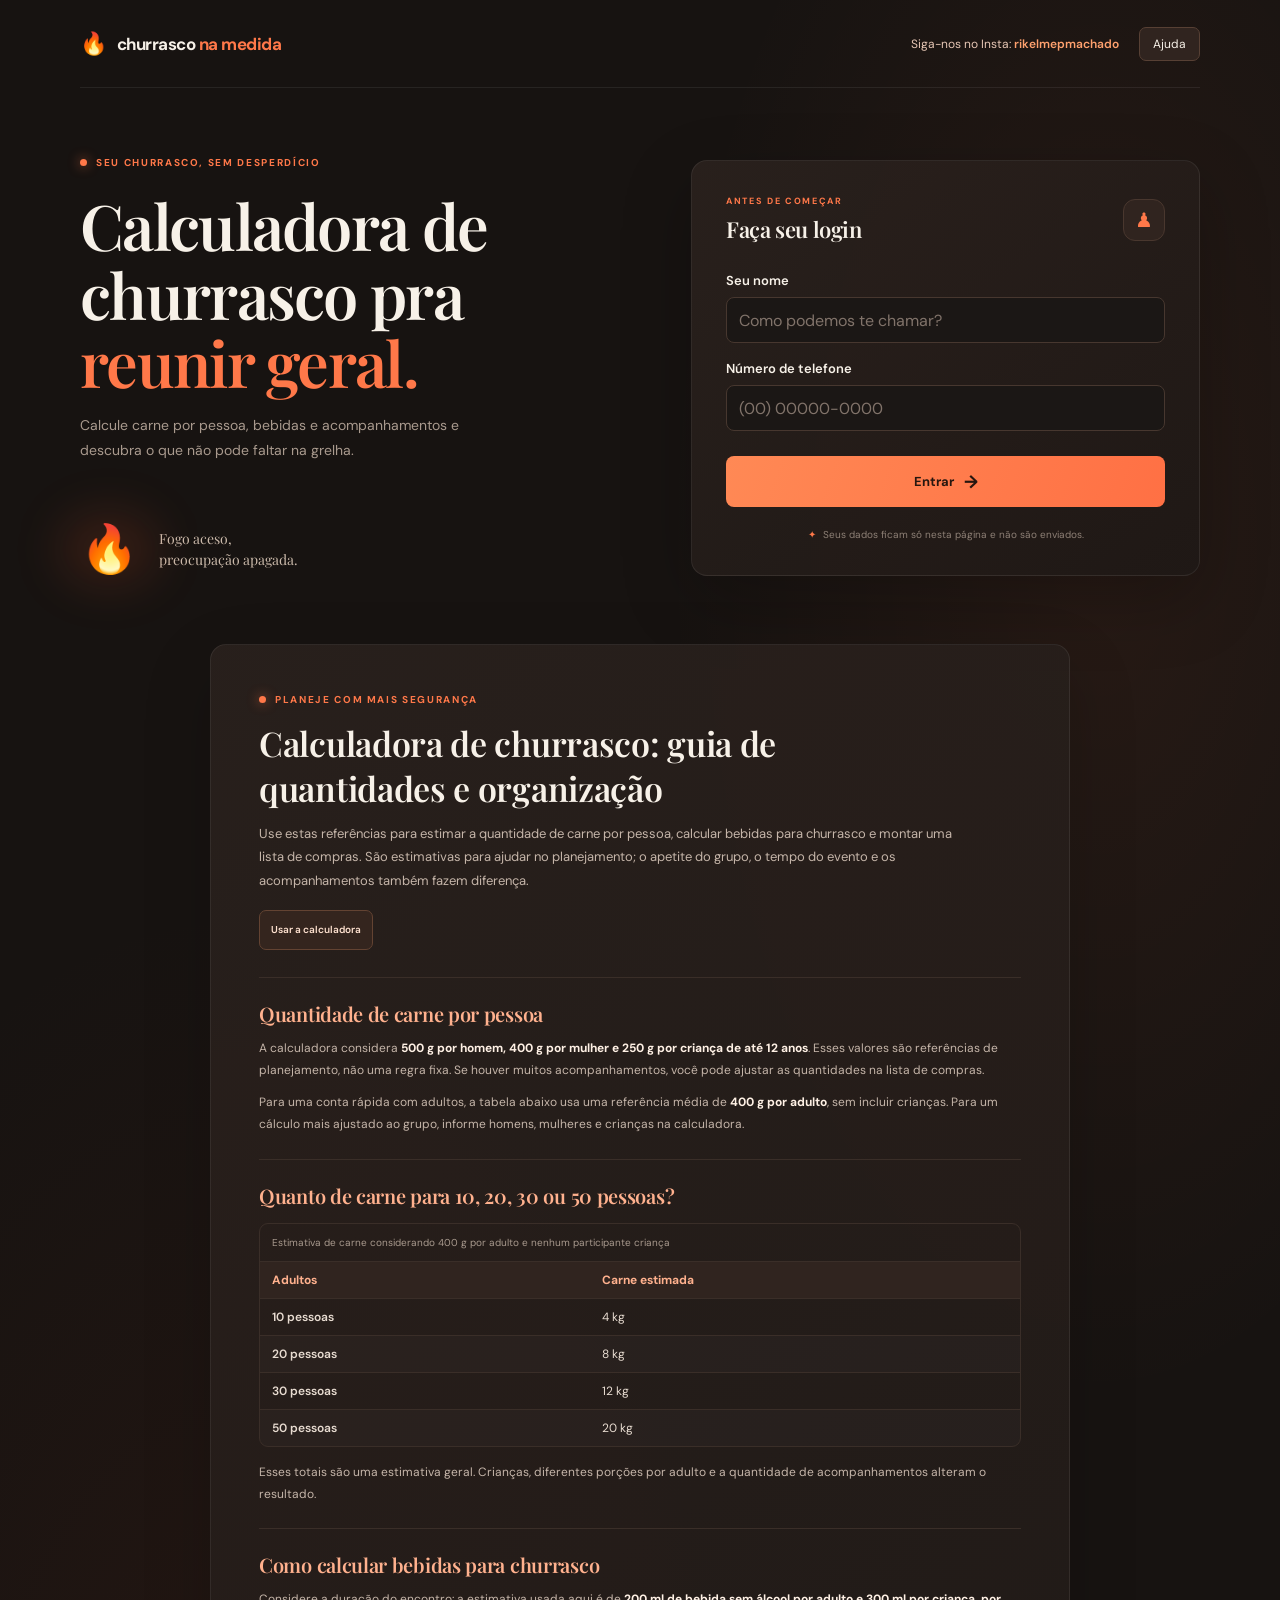
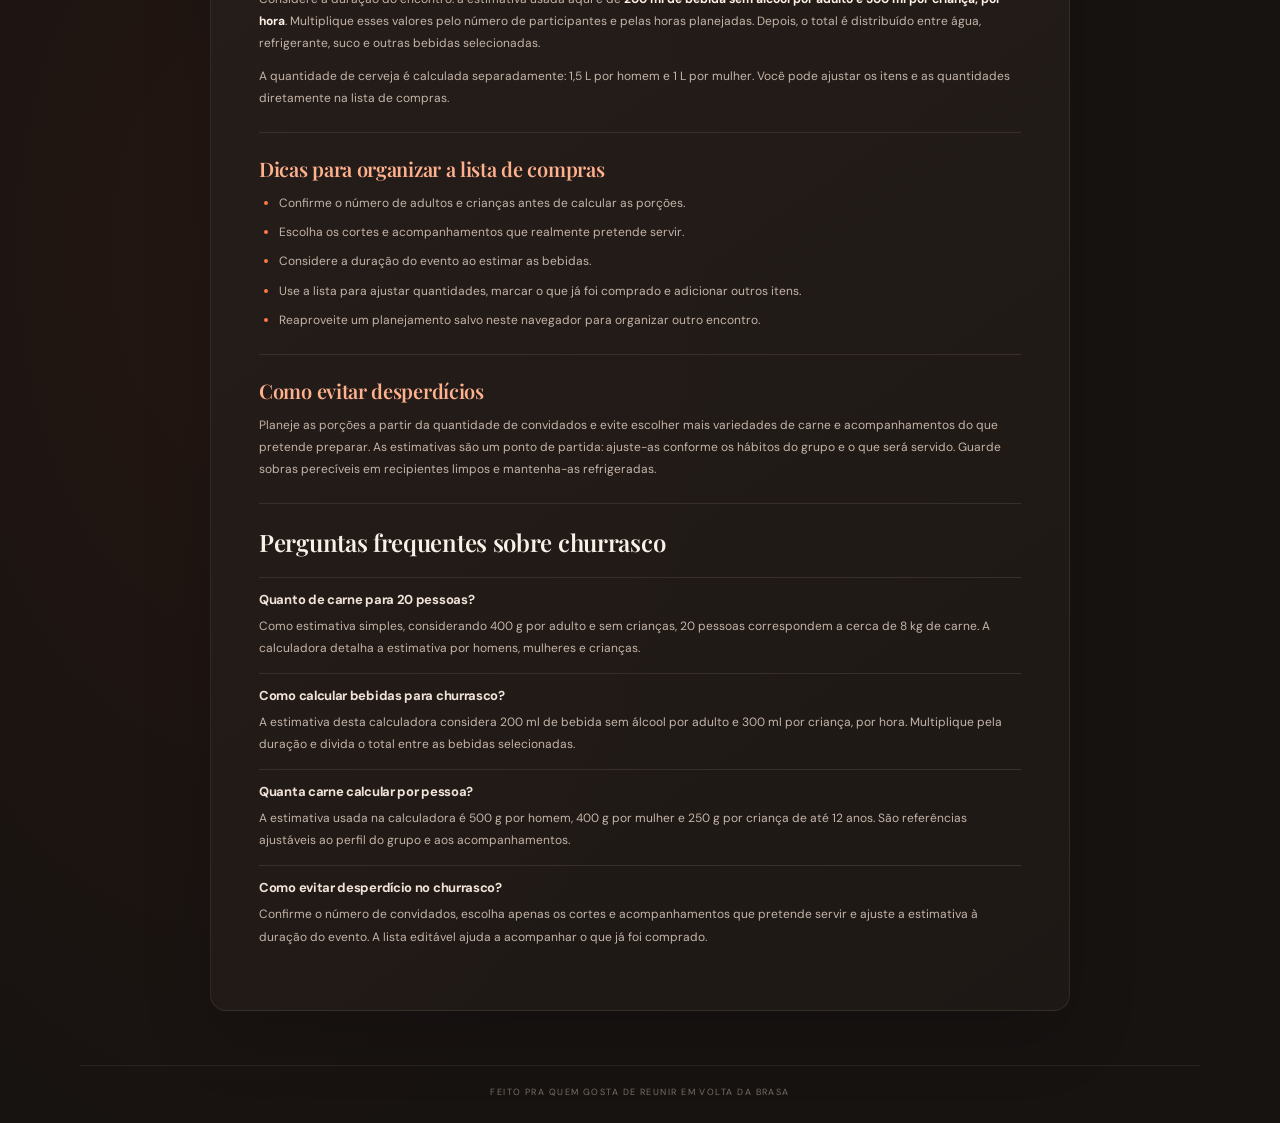
<file: index.html>
<!DOCTYPE html>
<html lang="pt-BR">
<head>
  <meta charset="UTF-8">
  <meta name="viewport" content="width=device-width, initial-scale=1.0">
  <meta name="theme-color" content="#171311">
  <meta name="description" content="Use a calculadora de churrasco para estimar carne por pessoa, bebidas e acompanhamentos. Monte sua lista de compras e planeje sem desperdício.">
  <meta name="robots" content="index, follow, max-image-preview:large">
  <link rel="canonical" href="https://churrasconamedida.netlify.app/">
  <meta property="og:type" content="website">
  <meta property="og:locale" content="pt_BR">
  <meta property="og:site_name" content="Churrasco na Medida">
  <meta property="og:title" content="Calculadora de Churrasco | Churrasco na Medida">
  <meta property="og:description" content="Calcule carne por pessoa, bebidas e acompanhamentos. Organize a lista de compras e planeje seu churrasco.">
  <meta property="og:url" content="https://churrasconamedida.netlify.app/">
  <meta name="twitter:card" content="summary">
  <meta name="twitter:title" content="Calculadora de Churrasco | Churrasco na Medida">
  <meta name="twitter:description" content="Calcule carne por pessoa, bebidas e acompanhamentos. Organize a lista de compras e planeje seu churrasco.">
  <!-- Search Console: substitua pelo código fornecido pelo Google, se usar a verificação por meta tag:
  <meta name="google-site-verification" content="SEU_CODIGO_DE_VERIFICACAO">
  -->
  <title>Calculadora de Churrasco | Churrasco na Medida</title>
  <script type="application/ld+json">
    {
      "@context": "https://schema.org",
      "@graph": [
        {
          "@type": "WebApplication",
          "name": "Churrasco na Medida",
          "url": "https://churrasconamedida.netlify.app/",
          "description": "Calculadora online para estimar carnes, bebidas e acompanhamentos e organizar listas para churrasco.",
          "applicationCategory": "FoodApplication",
          "operatingSystem": "Qualquer dispositivo com navegador",
          "inLanguage": "pt-BR",
          "featureList": [
            "Estimativa de carnes por quantidade de adultos e crianças",
            "Estimativa de bebidas conforme participantes e duração",
            "Lista de compras editável",
            "Convite para compartilhar pelo WhatsApp",
            "Histórico local de planejamentos"
          ]
        },
        {
          "@type": "FAQPage",
          "mainEntity": [
            {
              "@type": "Question",
              "name": "Quanto de carne para 20 pessoas?",
              "acceptedAnswer": {
                "@type": "Answer",
                "text": "Como estimativa simples, considerando 400 g por adulto e sem crianças, 20 pessoas correspondem a cerca de 8 kg de carne. A calculadora detalha a estimativa por homens, mulheres e crianças."
              }
            },
            {
              "@type": "Question",
              "name": "Como calcular bebidas para churrasco?",
              "acceptedAnswer": {
                "@type": "Answer",
                "text": "A estimativa desta calculadora considera 200 ml de bebida sem álcool por adulto e 300 ml por criança, por hora. Multiplique pela duração e divida o total entre as bebidas selecionadas."
              }
            },
            {
              "@type": "Question",
              "name": "Quanta carne calcular por pessoa?",
              "acceptedAnswer": {
                "@type": "Answer",
                "text": "A estimativa usada na calculadora é 500 g por homem, 400 g por mulher e 250 g por criança de até 12 anos. São referências ajustáveis ao perfil do grupo e aos acompanhamentos."
              }
            },
            {
              "@type": "Question",
              "name": "Como evitar desperdício no churrasco?",
              "acceptedAnswer": {
                "@type": "Answer",
                "text": "Confirme o número de convidados, escolha apenas os cortes e acompanhamentos que pretende servir e ajuste a estimativa à duração do evento. A lista editável ajuda a acompanhar o que já foi comprado."
              }
            }
          ]
        }
      ]
    }
  </script>
  <script>
    (function (window, document, scriptTag, layerName, containerId) {
      window[layerName] = window[layerName] || [];
      window[layerName].push({ "gtm.start": new Date().getTime(), event: "gtm.js" });
      const firstScript = document.getElementsByTagName(scriptTag)[0];
      const gtmScript = document.createElement(scriptTag);
      const layerQuery = layerName !== "dataLayer" ? `&l=${layerName}` : "";
      gtmScript.async = true;
      gtmScript.src = `https://www.googletagmanager.com/gtm.js?id=${containerId}${layerQuery}`;
      firstScript.parentNode.insertBefore(gtmScript, firstScript);
    })(window, document, "script", "dataLayer", "GTM-KH9G9QNR");
  </script>
  <link rel="preconnect" href="https://fonts.googleapis.com">
  <link rel="preconnect" href="https://fonts.gstatic.com" crossorigin>
  <link href="https://fonts.googleapis.com/css2?family=DM+Sans:wght@400;500;600;700&family=Playfair+Display:wght@600;700&display=swap" rel="stylesheet">
  <link rel="stylesheet" href="style.css">
  <script src="script.js" defer></script>
</head>
<body>
  <noscript>
    <iframe src="https://www.googletagmanager.com/ns.html?id=GTM-KH9G9QNR"
      height="0" width="0" style="display:none;visibility:hidden" title="Google Tag Manager"></iframe>
  </noscript>
  <main class="page-shell">
    <header class="site-header">
      <a class="brand" href="#" aria-label="Churrasco na Medida, início">
        <span class="brand-mark" aria-hidden="true">🔥</span>
        <span>churrasco <span class="brand-accent">na medida</span></span>
      </a>
      <nav class="header-actions" aria-label="Links e ajuda">
        <a class="instagram-link" href="https://www.instagram.com/rikelmepmachado/" target="_blank" rel="noopener noreferrer">
          Siga-nos no Insta: <strong>rikelmepmachado</strong>
        </a>
        <button class="help-button" id="help-button" type="button">Ajuda</button>
      </nav>
    </header>

    <section class="calculator-layout" id="calculadora" aria-labelledby="page-title">
      <div class="intro">
        <p class="eyebrow"><span aria-hidden="true"></span> SEU CHURRASCO, SEM DESPERDÍCIO</p>
        <h1 id="page-title">Calculadora de<br>churrasco pra <span>reunir geral.</span></h1>
        <p class="intro-copy">Calcule carne por pessoa, bebidas e acompanhamentos e descubra o que não pode faltar na grelha.</p>
        <div class="fire-illustration" aria-hidden="true">
          <span class="fire-glow"></span>
          <span class="fire-emoji">🔥</span>
          <span class="fire-caption">Fogo aceso,<br>preocupação apagada.</span>
        </div>
      </div>

      <div class="calculator-card">
        <section id="login-panel" aria-labelledby="login-title">
          <div class="card-heading">
            <div>
              <p class="card-kicker">ANTES DE COMEÇAR</p>
              <h2 id="login-title">Faça seu login</h2>
            </div>
            <span class="people-icon" aria-hidden="true">♟</span>
          </div>

          <form id="login-form">
            <div class="fields">
              <div class="form-field login-field">
                <label for="user-name">Seu nome</label>
                <input id="user-name" name="userName" type="text" autocomplete="name" maxlength="80" placeholder="Como podemos te chamar?" required>
              </div>
              <div class="form-field login-field">
                <label for="user-phone">Número de telefone</label>
                <input id="user-phone" name="phone" type="tel" autocomplete="tel" inputmode="tel" minlength="8" maxlength="20" placeholder="(00) 00000-0000" required>
              </div>
            </div>
            <button class="calculate-button" type="submit">
              Entrar <span aria-hidden="true">→</span>
            </button>
          </form>
          <p class="privacy-note"><span aria-hidden="true">✦</span> Seus dados ficam só nesta página e não são enviados.</p>
        </section>

        <section id="calculator-panel" hidden>
          <p id="login-thanks" class="login-thanks" role="status"></p>
          <div class="card-heading">
            <div>
              <p class="card-kicker">VAMOS COMEÇAR</p>
              <h2>Quem vem pro churrasco?</h2>
            </div>
            <span class="people-icon" aria-hidden="true">♟</span>
          </div>
          <form id="calculator-form">
            <div class="fields">
              <div class="form-field">
                <label for="men">Homens</label>
                <span class="field-hint">500g de carne por pessoa</span>
                <input id="men" name="men" type="number" min="0" step="1" value="0" inputmode="numeric" required>
              </div>
              <div class="form-field">
                <label for="women">Mulheres</label>
                <span class="field-hint">400g de carne por pessoa</span>
                <input id="women" name="women" type="number" min="0" step="1" value="0" inputmode="numeric" required>
              </div>
              <div class="form-field">
                <label for="children">Crianças</label>
                <span class="field-hint">Até 12 anos · 250g de carne por criança</span>
                <input id="children" name="children" type="number" min="0" step="1" value="0" inputmode="numeric" required>
              </div>
            </div>
            <fieldset class="side-options meat-options">
              <legend>Carnes <span>(escolha os cortes)</span></legend>
              <div class="side-checkboxes">
                <label><input type="checkbox" name="meats" value="picanha" checked> Picanha</label>
                <label><input type="checkbox" name="meats" value="alcatra"> Alcatra</label>
                <label><input type="checkbox" name="meats" value="costela"> Costela</label>
                <label><input type="checkbox" name="meats" value="maminha"> Maminha</label>
                <label><input type="checkbox" name="meats" value="linguica" checked> Linguiça</label>
                <label><input type="checkbox" name="meats" value="frango" checked> Frango</label>
                <label><input type="checkbox" name="meats" value="coracao"> Coração de frango</label>
                <label><input type="checkbox" name="meats" value="costelinha"> Costelinha suína</label>
              </div>
            </fieldset>
            <fieldset class="side-options">
              <legend>Acompanhamentos <span>(selecione os que deseja)</span></legend>
              <div class="side-checkboxes">
                <label><input type="checkbox" name="sides" value="rice"> Arroz</label>
                <label><input type="checkbox" name="sides" value="garlic-bread"> Pão de alho</label>
                <label><input type="checkbox" name="sides" value="farofa"> Farofa</label>
                <label><input type="checkbox" name="sides" value="vinaigrette"> Vinagrete</label>
                <label><input type="checkbox" name="sides" value="potato-salad"> Salada de maionese</label>
              </div>
            </fieldset>
            <fieldset class="side-options">
              <legend>Bebidas sem álcool <span>(a quantidade é dividida entre as opções)</span></legend>
              <div class="side-checkboxes">
                <label><input type="checkbox" name="drinks" value="water" checked> Água</label>
                <label><input type="checkbox" name="drinks" value="soda" checked> Refrigerante</label>
                <label><input type="checkbox" name="drinks" value="juice"> Suco</label>
                <label><input type="checkbox" name="drinks" value="other"> Outras bebidas</label>
              </div>
              <div class="drink-settings">
                <label class="form-field login-field" for="duration">
                  Duração do churrasco (horas)
                  <input id="duration" name="duration" type="number" min="1" max="24" step="1" value="4" required>
                </label>
                <label class="form-field login-field other-drink-field" for="other-drink-name">
                  Nome da outra bebida
                  <input id="other-drink-name" name="otherDrinkName" type="text" maxlength="40" placeholder="Ex.: água de coco" disabled>
                </label>
              </div>
            </fieldset>
            <label class="economy-option">
              <input id="economy-mode" name="economyMode" type="checkbox">
              <span><strong>Modo econômico</strong><small>Prioriza frango, linguiça, arroz e farofa para simplificar e reduzir desperdícios.</small></span>
            </label>
            <button class="calculate-button" type="submit">
              Calcular meu churrasco <span aria-hidden="true">→</span>
            </button>
            <p class="inline-status" id="calculator-status" role="status"></p>
          </form>

          <section id="results" class="results" aria-labelledby="results-title" aria-live="polite" hidden>
            <div class="results-heading">
              <div>
                <p class="card-kicker">LISTA DE COMPRAS</p>
                <h2 id="results-title">Pode preparar a brasa!</h2>
              </div>
              <span class="results-people" id="people-count"></span>
            </div>
            <p class="people-breakdown" id="people-breakdown"></p>
            <div class="result-list">
              <article class="result-item result-featured">
                <span class="result-icon" aria-hidden="true">🥩</span>
                <div class="result-label"><h3>Carnes selecionadas</h3><p>Quantidade total recomendada</p></div>
                <strong id="meat-result">0 kg</strong>
              </article>
              <div class="result-details" id="meat-breakdown" aria-label="Quantidade por tipo de carne"></div>
              <article class="result-item">
                <span class="result-icon" aria-hidden="true">🍺</span>
                <div class="result-label"><h3>Cerveja</h3><p>1,5 L por homem e 1 L por mulher</p></div>
                <strong id="beer-result">0 L</strong>
              </article>
              <article class="result-item">
                <span class="result-icon" aria-hidden="true">🥤</span>
                <div class="result-label"><h3>Bebidas sem álcool</h3><p>200 ml por adulto e 300 ml por criança, por hora</p></div>
                <strong id="soft-drink-result">0 L</strong>
              </article>
              <div class="result-details" id="drink-breakdown" aria-label="Quantidade por tipo de bebida"></div>
              <article class="result-item">
                <span class="result-icon" aria-hidden="true">🪵</span>
                <div class="result-label"><h3>Carvão</h3><p>1,1 kg por kg de carne</p></div>
                <strong id="charcoal-result">0 kg</strong>
              </article>
              <article class="result-item" id="rice-result-item" hidden>
                <span class="result-icon" aria-hidden="true">🍚</span>
                <div class="result-label"><h3>Arroz</h3><p>150g por adulto, 75g por criança</p></div>
                <strong id="rice-result">0 kg</strong>
              </article>
              <article class="result-item" id="garlic-bread-result-item" hidden>
                <span class="result-icon" aria-hidden="true">🥖</span>
                <div class="result-label"><h3>Pão de alho</h3><p>1 por adulto, meio por criança</p></div>
                <strong id="garlic-bread-result">0 unidades</strong>
              </article>
              <article class="result-item" id="farofa-result-item" hidden>
                <span class="result-icon" aria-hidden="true">🍲</span>
                <div class="result-label"><h3>Farofa</h3><p>50g por adulto, 25g por criança</p></div>
                <strong id="farofa-result">0 g</strong>
              </article>
              <article class="result-item" id="vinaigrette-result-item" hidden>
                <span class="result-icon" aria-hidden="true">🍅</span>
                <div class="result-label"><h3>Vinagrete</h3><p>50g por adulto, 25g por criança</p></div>
                <strong id="vinaigrette-result">0 g</strong>
              </article>
              <article class="result-item" id="potato-salad-result-item" hidden>
                <span class="result-icon" aria-hidden="true">🥗</span>
                <div class="result-label"><h3>Salada de maionese</h3><p>150g por adulto, 100g por criança</p></div>
                <strong id="potato-salad-result">0 kg</strong>
              </article>
            </div>
            <p class="results-note">Estimativa baseada nas quantidades por pessoa. Bom churrasco! 🔥</p>
            <section class="shopping-section" aria-labelledby="shopping-title">
              <div class="section-heading">
                <div><p class="card-kicker">TUDO EM UM SÓ LUGAR</p><h3 id="shopping-title">Lista de compras</h3></div>
                <button class="secondary-button" id="save-plan-button" type="button">Salvar planejamento</button>
              </div>
              <form class="add-item-form" id="add-item-form">
                <label class="visually-hidden" for="new-item-name">Produto</label>
                <input id="new-item-name" name="itemName" type="text" maxlength="80" placeholder="Adicionar outro produto" required>
                <label class="visually-hidden" for="new-item-quantity">Quantidade</label>
                <input id="new-item-quantity" name="itemQuantity" type="number" min="0" step="any" value="1" required>
                <label class="visually-hidden" for="new-item-unit">Unidade</label>
                <input id="new-item-unit" name="itemUnit" type="text" maxlength="20" value="unidades" placeholder="Unidade">
                <button class="secondary-button" type="submit">Adicionar</button>
              </form>
              <ul class="shopping-list" id="shopping-list" aria-label="Itens para comprar"></ul>
              <div class="list-actions">
                <button class="secondary-button" id="export-pdf-button" type="button">Exportar lista em PDF</button>
                <span id="shopping-status" class="inline-status" role="status"></span>
              </div>
            </section>
          </section>
          <section id="extra-tools" class="extra-tools" hidden>
            <section class="tool-section invitation-section" aria-labelledby="invitation-title">
              <div class="section-heading">
                <div><p class="card-kicker">CHAME A TURMA</p><h3 id="invitation-title">Convite para o churrasco</h3></div>
                <span class="tool-icon" aria-hidden="true">💌</span>
              </div>
              <form id="invitation-form" class="invitation-form">
                <label>Nome do churrasco<input name="eventName" type="text" maxlength="80" placeholder="Ex.: Churrasco de domingo" required></label>
                <div class="invitation-fields">
                  <label>Data<input name="eventDate" type="date" required></label>
                  <label>Horário<input name="eventTime" type="time" required></label>
                </div>
                <label>Local<input name="eventLocation" type="text" maxlength="100" placeholder="Onde será?" required></label>
                <label>Mensagem personalizada<textarea name="eventMessage" rows="3" maxlength="240" placeholder="Uma mensagem para os convidados (opcional)"></textarea></label>
                <button class="calculate-button" type="submit">Preparar convite <span aria-hidden="true">→</span></button>
              </form>
              <article id="invitation-preview" class="invitation-preview" hidden aria-live="polite">
                <p class="card-kicker">VOCÊ ESTÁ CONVIDADO(A)!</p>
                <h4 id="preview-name"></h4>
                <p id="preview-date"></p>
                <p id="preview-location"></p>
                <p id="preview-message"></p>
                <a id="whatsapp-link" class="secondary-button whatsapp-button" href="#" target="_blank" rel="noopener noreferrer">Compartilhar pelo WhatsApp</a>
              </article>
            </section>
            <section class="tool-section history-section" aria-labelledby="history-title">
              <div class="section-heading">
                <div><p class="card-kicker">GUARDADO NESTE NAVEGADOR</p><h3 id="history-title">Histórico de churrascos</h3></div>
                <span class="tool-icon" aria-hidden="true">🗂️</span>
              </div>
              <p class="history-empty" id="history-empty">Seus planejamentos salvos aparecerão aqui.</p>
              <ul class="history-list" id="history-list"></ul>
              <p class="inline-status" id="storage-status" role="status"></p>
            </section>
          </section>
        </section>
      </div>
    </section>
    <section class="seo-content" aria-labelledby="planning-guide-title">
      <header class="seo-content-heading">
        <p class="eyebrow"><span aria-hidden="true"></span> PLANEJE COM MAIS SEGURANÇA</p>
        <h2 id="planning-guide-title">Calculadora de churrasco: guia de quantidades e organização</h2>
        <p>Use estas referências para estimar a quantidade de carne por pessoa, calcular bebidas para churrasco e montar uma lista de compras. São estimativas para ajudar no planejamento; o apetite do grupo, o tempo do evento e os acompanhamentos também fazem diferença.</p>
        <a class="secondary-button" href="#calculadora">Usar a calculadora</a>
      </header>

      <section class="guide-section" aria-labelledby="meat-guide-title">
        <h3 id="meat-guide-title">Quantidade de carne por pessoa</h3>
        <p>A calculadora considera <strong>500 g por homem, 400 g por mulher e 250 g por criança de até 12 anos</strong>. Esses valores são referências de planejamento, não uma regra fixa. Se houver muitos acompanhamentos, você pode ajustar as quantidades na lista de compras.</p>
        <p>Para uma conta rápida com adultos, a tabela abaixo usa uma referência média de <strong>400 g por adulto</strong>, sem incluir crianças. Para um cálculo mais ajustado ao grupo, informe homens, mulheres e crianças na calculadora.</p>
      </section>

      <section class="guide-section" aria-labelledby="people-table-title">
        <h3 id="people-table-title">Quanto de carne para 10, 20, 30 ou 50 pessoas?</h3>
        <div class="seo-table-wrap">
          <table class="seo-table">
            <caption>Estimativa de carne considerando 400 g por adulto e nenhum participante criança</caption>
            <thead>
              <tr><th scope="col">Adultos</th><th scope="col">Carne estimada</th></tr>
            </thead>
            <tbody>
              <tr><th scope="row">10 pessoas</th><td>4 kg</td></tr>
              <tr><th scope="row">20 pessoas</th><td>8 kg</td></tr>
              <tr><th scope="row">30 pessoas</th><td>12 kg</td></tr>
              <tr><th scope="row">50 pessoas</th><td>20 kg</td></tr>
            </tbody>
          </table>
        </div>
        <p>Esses totais são uma estimativa geral. Crianças, diferentes porções por adulto e a quantidade de acompanhamentos alteram o resultado.</p>
      </section>

      <section class="guide-section" aria-labelledby="drinks-guide-title">
        <h3 id="drinks-guide-title">Como calcular bebidas para churrasco</h3>
        <p>Considere a duração do encontro: a estimativa usada aqui é de <strong>200 ml de bebida sem álcool por adulto e 300 ml por criança, por hora</strong>. Multiplique esses valores pelo número de participantes e pelas horas planejadas. Depois, o total é distribuído entre água, refrigerante, suco e outras bebidas selecionadas.</p>
        <p>A quantidade de cerveja é calculada separadamente: 1,5 L por homem e 1 L por mulher. Você pode ajustar os itens e as quantidades diretamente na lista de compras.</p>
      </section>

      <section class="guide-section" aria-labelledby="shopping-guide-title">
        <h3 id="shopping-guide-title">Dicas para organizar a lista de compras</h3>
        <ul>
          <li>Confirme o número de adultos e crianças antes de calcular as porções.</li>
          <li>Escolha os cortes e acompanhamentos que realmente pretende servir.</li>
          <li>Considere a duração do evento ao estimar as bebidas.</li>
          <li>Use a lista para ajustar quantidades, marcar o que já foi comprado e adicionar outros itens.</li>
          <li>Reaproveite um planejamento salvo neste navegador para organizar outro encontro.</li>
        </ul>
      </section>

      <section class="guide-section" aria-labelledby="waste-guide-title">
        <h3 id="waste-guide-title">Como evitar desperdícios</h3>
        <p>Planeje as porções a partir da quantidade de convidados e evite escolher mais variedades de carne e acompanhamentos do que pretende preparar. As estimativas são um ponto de partida: ajuste-as conforme os hábitos do grupo e o que será servido. Guarde sobras perecíveis em recipientes limpos e mantenha-as refrigeradas.</p>
      </section>

      <section class="guide-section faq-section" aria-labelledby="faq-title">
        <h2 id="faq-title">Perguntas frequentes sobre churrasco</h2>
        <article class="faq-item">
          <h3>Quanto de carne para 20 pessoas?</h3>
          <p>Como estimativa simples, considerando 400 g por adulto e sem crianças, 20 pessoas correspondem a cerca de 8 kg de carne. A calculadora detalha a estimativa por homens, mulheres e crianças.</p>
        </article>
        <article class="faq-item">
          <h3>Como calcular bebidas para churrasco?</h3>
          <p>A estimativa desta calculadora considera 200 ml de bebida sem álcool por adulto e 300 ml por criança, por hora. Multiplique pela duração e divida o total entre as bebidas selecionadas.</p>
        </article>
        <article class="faq-item">
          <h3>Quanta carne calcular por pessoa?</h3>
          <p>A estimativa usada na calculadora é 500 g por homem, 400 g por mulher e 250 g por criança de até 12 anos. São referências ajustáveis ao perfil do grupo e aos acompanhamentos.</p>
        </article>
        <article class="faq-item">
          <h3>Como evitar desperdício no churrasco?</h3>
          <p>Confirme o número de convidados, escolha apenas os cortes e acompanhamentos que pretende servir e ajuste a estimativa à duração do evento. A lista editável ajuda a acompanhar o que já foi comprado.</p>
        </article>
      </section>
    </section>
    <footer class="site-footer">FEITO PRA QUEM GOSTA DE REUNIR EM VOLTA DA BRASA</footer>
  </main>
  <dialog id="help-dialog" aria-labelledby="help-title">
    <div class="help-content">
      <div class="help-heading">
        <div>
          <p class="card-kicker">PRECISA DE UMA MÃO?</p>
          <h2 id="help-title">Como usar</h2>
        </div>
        <button class="help-close" id="help-close" type="button" aria-label="Fechar ajuda">×</button>
      </div>
      <p>Preencha seu nome e telefone para entrar. Depois, informe quantos adultos e crianças vão ao churrasco, escolha carnes, bebidas e acompanhamentos e toque em <strong>Calcular meu churrasco</strong>.</p>
      <p>Você pode editar a lista de compras, preparar um convite para compartilhar pelo WhatsApp, salvar planejamentos neste navegador e imprimir a lista ou salvá-la como PDF. Seus dados de login não são enviados nem guardados.</p>
    </div>
  </dialog>
</body>
</html>
</file>
<file: style.css>
:root {
  color-scheme: dark;
  font-family: "DM Sans", sans-serif;
  background: #171311;
  color: #f7f1e8;
  font-synthesis: none;
  text-rendering: optimizeLegibility;
  --surface: #211b18;
  --surface-raised: #2a211d;
  --muted: #a99a8e;
  --accent: #ff7849;
  --accent-light: #ffa16e;
  --line: #3a2e28;
}

* { box-sizing: border-box; }

body {
  min-width: 0;
  min-height: 100vh;
  margin: 0;
  background:
    radial-gradient(ellipse at 18% 68%, rgb(120 44 24 / 13%), transparent 36%),
    radial-gradient(ellipse at 86% 20%, rgb(255 120 73 / 7%), transparent 28%),
    #171311;
}

button, input { font: inherit; }

.page-shell {
  width: min(1120px, calc(100% - 64px));
  min-height: 100vh;
  margin: 0 auto;
  display: flex;
  flex-direction: column;
}

.site-header {
  min-height: 88px;
  display: flex;
  align-items: center;
  justify-content: space-between;
  border-bottom: 1px solid rgb(255 255 255 / 7%);
}

.brand {
  display: inline-flex;
  align-items: center;
  gap: 10px;
  color: #f7f1e8;
  font-size: 17px;
  font-weight: 700;
  letter-spacing: -0.5px;
  text-decoration: none;
}

.brand-mark { font-size: 22px; }
.brand-accent { color: var(--accent); }
.header-actions { display: flex; align-items: center; gap: 20px; }
.instagram-link { color: #e7c7b5; font-size: 12px; text-decoration: none; }
.instagram-link strong { color: var(--accent-light); font-weight: 600; }
.instagram-link:hover { text-decoration: underline; }
.help-button, .help-close {
  border: 1px solid #574034;
  border-radius: 7px;
  color: #f7f1e8;
  background: #30241f;
  cursor: pointer;
}
.help-button { padding: 8px 13px; font-size: 12px; }
.help-button:hover, .help-close:hover { border-color: var(--accent); }

.calculator-layout {
  flex: 1;
  display: grid;
  grid-template-columns: 1fr 1fr;
  align-items: center;
  gap: clamp(44px, 8vw, 104px);
  padding: 68px 0 64px;
}

.intro {
  position: relative;
  align-self: stretch;
  display: flex;
  flex-direction: column;
  justify-content: center;
}

.eyebrow, .card-kicker {
  margin: 0;
  color: var(--accent);
  font-size: 10px;
  font-weight: 700;
  letter-spacing: 1.65px;
}

.eyebrow { display: flex; align-items: center; gap: 9px; }
.eyebrow span {
  width: 7px;
  height: 7px;
  border-radius: 50%;
  background: var(--accent);
  box-shadow: 0 0 12px rgb(255 120 73 / 70%);
}

h1, h2, h3, p { margin-top: 0; }

h1 {
  margin: 22px 0 16px;
  font-family: "Playfair Display", Georgia, serif;
  font-size: clamp(42px, 5vw, 63px);
  font-weight: 600;
  letter-spacing: -1.7px;
  line-height: 1.09;
}

h1 span { color: var(--accent); }

.intro-copy {
  max-width: 380px;
  margin-bottom: 0;
  color: var(--muted);
  font-size: 14px;
  line-height: 1.8;
}

.fire-illustration { position: relative; display: flex; align-items: center; gap: 20px; margin-top: 55px; }
.fire-glow {
  position: absolute;
  left: -20px;
  width: 98px;
  height: 72px;
  border-radius: 50%;
  background: rgb(255 92 42 / 14%);
  filter: blur(24px);
}
.fire-emoji { position: relative; font-size: 47px; }
.fire-caption { color: #cab9aa; font-family: "Playfair Display", Georgia, serif; font-size: 14px; line-height: 1.55; }

.calculator-card {
  padding: 34px;
  border: 1px solid rgb(255 255 255 / 7%);
  border-radius: 16px;
  background: linear-gradient(145deg, rgb(42 33 29 / 97%), rgb(31 25 22 / 97%));
  box-shadow: 0 24px 70px rgb(0 0 0 / 24%);
}

.card-heading, .results-heading { display: flex; align-items: center; justify-content: space-between; gap: 16px; }
.card-heading { margin-bottom: 28px; }
.card-kicker { margin-bottom: 7px; font-size: 9px; }
.card-heading h2, .results-heading h2 {
  margin-bottom: 0;
  font-family: "Playfair Display", Georgia, serif;
  font-size: 22px;
  font-weight: 600;
  letter-spacing: -0.4px;
}

.people-icon {
  display: grid;
  width: 42px;
  height: 42px;
  flex: 0 0 auto;
  place-items: center;
  border: 1px solid #49372e;
  border-radius: 12px;
  color: var(--accent);
  font-size: 20px;
  background: #30241f;
}

.fields { display: grid; gap: 17px; }
.form-field { position: relative; display: grid; grid-template-columns: 1fr 76px; align-items: center; gap: 3px 12px; }
.form-field label { font-size: 13px; font-weight: 600; }
.field-hint { grid-column: 1; color: #96877c; font-size: 10px; }
.side-options {
  min-width: 0;
  margin: 24px 0 0;
  padding: 16px 14px;
  border: 1px solid var(--line);
  border-radius: 9px;
}
.side-options legend { padding: 0 6px; color: #f7f1e8; font-size: 12px; font-weight: 600; }
.side-options legend span { color: #96877c; font-size: 10px; font-weight: 400; }
.side-checkboxes { display: grid; grid-template-columns: repeat(2, minmax(0, 1fr)); gap: 12px 10px; }
.side-checkboxes label { display: flex; min-width: 0; align-items: center; gap: 8px; color: #c9b9ad; font-size: 11px; cursor: pointer; }
.side-checkboxes input { width: 15px; height: 15px; flex: 0 0 auto; margin: 0; accent-color: var(--accent); }
.form-field input {
  grid-column: 2;
  grid-row: 1 / span 2;
  width: 76px;
  height: 46px;
  padding: 0 8px;
  border: 1px solid #47372f;
  border-radius: 8px;
  outline: none;
  color: #fff7ee;
  text-align: center;
  background: #1b1715;
  transition: border-color 150ms ease, box-shadow 150ms ease;
}
.form-field input:focus { border-color: var(--accent); box-shadow: 0 0 0 3px rgb(255 120 73 / 13%); }
.form-field input::-webkit-inner-spin-button, .form-field input::-webkit-outer-spin-button { opacity: 1; }
.login-field { grid-template-columns: 1fr; gap: 8px; }
.login-field input {
  grid-column: 1;
  grid-row: auto;
  width: 100%;
  padding: 0 12px;
  text-align: left;
}
.login-field input::placeholder { color: #81736a; }
.login-thanks {
  margin: 0 0 22px;
  padding: 12px 14px;
  border: 1px solid #70402d;
  border-radius: 8px;
  color: #ffd0b5;
  font-size: 13px;
  background: #37251e;
}

.calculate-button {
  display: flex;
  width: 100%;
  min-height: 51px;
  align-items: center;
  justify-content: center;
  gap: 10px;
  margin-top: 25px;
  border: 0;
  border-radius: 8px;
  color: #26160f;
  font-size: 13px;
  font-weight: 700;
  background: linear-gradient(110deg, #ff8955, #ff7044);
  cursor: pointer;
  transition: filter 150ms ease, transform 150ms ease;
}
.calculate-button:hover { filter: brightness(1.08); transform: translateY(-1px); }
.calculate-button:focus-visible { outline: 3px solid #ffd1b6; outline-offset: 3px; }
.calculate-button span { font-size: 18px; line-height: 1; }

.results { margin-top: 30px; padding-top: 24px; border-top: 1px solid var(--line); }
.results[hidden] { display: none; }
.results-heading { margin-bottom: 18px; }
.results-heading h2 { font-size: 20px; }
.results-people { flex: 0 0 auto; padding: 7px 10px; border-radius: 20px; color: #f3b99e; font-size: 10px; background: #39271f; }
.result-list { display: grid; gap: 8px; }
.result-item {
  display: flex;
  min-height: 61px;
  align-items: center;
  gap: 12px;
  padding: 10px 12px;
  border: 1px solid #382c26;
  border-radius: 9px;
  background: #211b18;
}
.result-item[hidden] { display: none; }
.result-featured { border-color: #70402d; background: linear-gradient(100deg, #37251e, #29201c); }
.result-icon {
  display: grid;
  width: 34px;
  height: 34px;
  flex: 0 0 auto;
  place-items: center;
  border-radius: 8px;
  font-size: 17px;
  background: #342823;
}
.result-label { min-width: 0; flex: 1; }
.result-label h3 { margin: 0 0 2px; font-size: 12px; font-weight: 600; }
.result-label p { margin: 0; color: #a39387; font-size: 9px; }
.result-item strong { color: #fff1e5; font-size: 14px; white-space: nowrap; }
.result-featured strong { color: var(--accent-light); font-size: 16px; }
.results-note { margin: 13px 0 0; color: #9c8c80; font-size: 10px; line-height: 1.6; }
.privacy-note { margin: 21px 0 0; color: #8e8076; font-size: 10px; text-align: center; }
.privacy-note span { padding-right: 4px; color: var(--accent); }

.site-footer {
  padding: 20px 0 25px;
  border-top: 1px solid rgb(255 255 255 / 7%);
  color: #786d65;
  font-size: 9px;
  letter-spacing: 1.45px;
  text-align: center;
}

dialog {
  width: min(440px, calc(100% - 32px));
  padding: 0;
  border: 1px solid #574034;
  border-radius: 14px;
  color: #f7f1e8;
  background: #241d19;
  box-shadow: 0 24px 80px rgb(0 0 0 / 55%);
}
dialog::backdrop { background: rgb(0 0 0 / 72%); backdrop-filter: blur(3px); }
.help-content { padding: 26px; }
.help-heading { display: flex; align-items: flex-start; justify-content: space-between; gap: 16px; margin-bottom: 20px; }
.help-heading h2 { margin: 0; font-family: "Playfair Display", Georgia, serif; font-size: 25px; }
.help-close { width: 34px; height: 34px; font-size: 23px; line-height: 1; }
.help-content > p { margin-bottom: 14px; color: #c5b5a9; font-size: 13px; line-height: 1.7; }
.help-content > p:last-child { margin-bottom: 0; }
.help-content strong { color: #fff1e5; }

@media (max-width: 760px) {
  .page-shell { width: min(100% - 36px, 520px); }
  .site-header { min-height: 70px; }
  .header-actions { gap: 10px; }
  .instagram-link { max-width: 175px; font-size: 10px; line-height: 1.4; }
  .help-button { padding: 7px 10px; }
  .calculator-layout { grid-template-columns: 1fr; gap: 28px; padding: 46px 0 40px; }
  .intro { min-height: auto; }
  h1 { margin-top: 16px; font-size: clamp(40px, 11vw, 55px); }
  .intro-copy { max-width: 420px; font-size: 13px; }
  .fire-illustration { display: none; }
  .calculator-card { padding: 25px 22px; }
  .side-checkboxes { grid-template-columns: 1fr; }
  .site-footer { font-size: 8px; }
}

@media (max-width: 360px) {
  .page-shell { width: calc(100% - 28px); }
  .header-actions { gap: 6px; }
  .instagram-link { max-width: 145px; font-size: 9px; }
  .calculator-card { padding: 22px 16px; }
  .card-heading h2 { font-size: 20px; }
}

@media (prefers-reduced-motion: reduce) {
  *, *::before, *::after { scroll-behavior: auto !important; transition-duration: 0.01ms !important; }
}

.meat-options { margin-top: 21px; }
.drink-settings {
  display: grid;
  grid-template-columns: repeat(2, minmax(0, 1fr));
  gap: 14px;
  margin-top: 18px;
}
.drink-settings .form-field { gap: 7px; color: #c9b9ad; font-size: 11px; }
.drink-settings .form-field input {
  grid-column: 1;
  grid-row: auto;
  width: 100%;
  height: 40px;
  text-align: left;
}
.drink-settings .form-field input:disabled { opacity: .5; }
.economy-option {
  display: flex;
  align-items: flex-start;
  gap: 10px;
  margin-top: 19px;
  padding: 13px;
  border: 1px solid #70402d;
  border-radius: 9px;
  background: rgb(255 120 73 / 6%);
  cursor: pointer;
}
.economy-option input { width: 16px; height: 16px; flex: 0 0 auto; margin: 2px 0 0; accent-color: var(--accent); }
.economy-option span { display: grid; gap: 4px; }
.economy-option strong { color: #ffe2d0; font-size: 12px; }
.economy-option small { color: #a99a8e; font-size: 10px; line-height: 1.5; }
.inline-status { min-height: 16px; margin: 8px 0 0; color: #ffc09e; font-size: 11px; line-height: 1.5; }
.people-breakdown { margin: -7px 0 16px; color: #a99a8e; font-size: 11px; }
.result-details { display: grid; gap: 5px; padding: 1px 5px 5px 46px; }
.result-details:empty { display: none; }
.result-detail { display: flex; justify-content: space-between; gap: 12px; color: #c9b9ad; font-size: 11px; }
.result-detail strong { color: #f3b99e; font-size: 11px; white-space: nowrap; }
.shopping-section, .tool-section { margin-top: 26px; padding-top: 23px; border-top: 1px solid var(--line); }
.section-heading { display: flex; align-items: center; justify-content: space-between; gap: 12px; margin-bottom: 16px; }
.section-heading h3 { margin: 0; font-family: "Playfair Display", Georgia, serif; font-size: 19px; font-weight: 600; }
.secondary-button {
  display: inline-flex;
  min-height: 36px;
  align-items: center;
  justify-content: center;
  padding: 8px 11px;
  border: 1px solid #634332;
  border-radius: 7px;
  color: #ffe2d0;
  font: inherit;
  font-size: 10px;
  font-weight: 600;
  text-decoration: none;
  background: #34251e;
  cursor: pointer;
  transition: background 150ms ease, border-color 150ms ease, transform 150ms ease;
}
.secondary-button:hover { border-color: var(--accent); background: #493025; transform: translateY(-1px); }
.secondary-button:focus-visible, .remove-item-button:focus-visible, input:focus-visible, textarea:focus-visible {
  outline: 2px solid var(--accent-light);
  outline-offset: 2px;
}
.add-item-form { display: grid; grid-template-columns: minmax(0, 1fr) 74px 92px auto; gap: 7px; margin-bottom: 12px; }
.add-item-form input, .invitation-form input, .invitation-form textarea {
  width: 100%;
  min-width: 0;
  padding: 9px 10px;
  border: 1px solid #47372f;
  border-radius: 7px;
  color: #fff7ee;
  font: inherit;
  font-size: 11px;
  background: #1b1715;
}
.add-item-form input::placeholder, .invitation-form input::placeholder, .invitation-form textarea::placeholder { color: #81736a; }
.add-item-form .secondary-button { min-height: 37px; }
.shopping-list, .history-list { display: grid; gap: 7px; margin: 0; padding: 0; list-style: none; }
.shopping-row {
  display: grid;
  grid-template-columns: minmax(0, 1fr) auto 30px;
  align-items: center;
  gap: 8px;
  min-height: 48px;
  padding: 7px 9px;
  border: 1px solid #382c26;
  border-radius: 8px;
  background: #211b18;
}
.shopping-check { display: flex; min-width: 0; align-items: center; gap: 8px; cursor: pointer; }
.shopping-check input { width: 15px; height: 15px; flex: 0 0 auto; margin: 0; accent-color: var(--accent); }
.shopping-name { overflow-wrap: anywhere; color: #f1e5da; font-size: 11px; }
.shopping-category { padding: 3px 6px; border-radius: 9px; color: #c3a18e; font-size: 8px; background: #34251e; white-space: nowrap; }
.shopping-row.is-checked .shopping-name { color: #93857c; text-decoration: line-through; }
.shopping-quantity { display: flex; align-items: center; gap: 5px; color: #a99a8e; font-size: 10px; }
.shopping-quantity input { width: 65px; height: 31px; padding: 0 5px; border: 1px solid #47372f; border-radius: 6px; color: #fff7ee; font: inherit; text-align: center; background: #1b1715; }
.remove-item-button { width: 29px; height: 29px; border: 1px solid #49372e; border-radius: 7px; color: #e9a98e; font-size: 19px; line-height: 1; background: #30241f; cursor: pointer; }
.remove-item-button:hover { border-color: var(--accent); color: #fff1e5; }
.shopping-empty, .history-empty { padding: 12px; color: #a99a8e; font-size: 11px; text-align: center; }
.list-actions { display: flex; align-items: center; justify-content: space-between; gap: 10px; margin-top: 12px; }
.list-actions .inline-status { min-height: 0; margin: 0; text-align: right; }
.extra-tools { display: grid; grid-template-columns: 1fr 1fr; gap: 20px; margin-top: 23px; }
.extra-tools[hidden] { display: none; }
.extra-tools .tool-section { min-width: 0; margin-top: 0; padding: 20px; border: 1px solid var(--line); border-radius: 12px; background: rgb(33 27 24 / 65%); }
.tool-icon { display: grid; width: 37px; height: 37px; flex: 0 0 auto; place-items: center; border: 1px solid #49372e; border-radius: 10px; background: #30241f; }
.invitation-form { display: grid; gap: 11px; }
.invitation-form > label { display: grid; gap: 6px; color: #c9b9ad; font-size: 10px; font-weight: 600; }
.invitation-form textarea { resize: vertical; }
.invitation-fields { display: grid; grid-template-columns: 1fr 1fr; gap: 10px; }
.invitation-fields label { display: grid; gap: 6px; color: #c9b9ad; font-size: 10px; font-weight: 600; }
.invitation-form .calculate-button { margin-top: 1px; }
.invitation-preview { margin-top: 16px; padding: 16px; border: 1px solid #70402d; border-radius: 10px; background: linear-gradient(130deg, #37251e, #29201c); }
.invitation-preview .card-kicker { margin-bottom: 8px; }
.invitation-preview h4 { margin: 0 0 12px; color: #ffb18e; font-family: "Playfair Display", Georgia, serif; font-size: 20px; }
.invitation-preview p:not(.card-kicker) { margin: 0 0 7px; color: #e0d1c5; font-size: 11px; line-height: 1.5; white-space: pre-line; }
.whatsapp-button { margin-top: 7px; }
.history-row { display: flex; align-items: center; justify-content: space-between; gap: 10px; padding: 10px; border: 1px solid #382c26; border-radius: 8px; background: #211b18; }
.history-row > div:first-child { display: grid; min-width: 0; gap: 4px; }
.history-row strong { overflow-wrap: anywhere; color: #f1e5da; font-size: 11px; }
.history-row small { color: #a99a8e; font-size: 9px; }
.history-actions { display: flex; align-items: center; gap: 6px; }
.visually-hidden { position: absolute; width: 1px; height: 1px; overflow: hidden; clip: rect(0, 0, 0, 0); white-space: nowrap; clip-path: inset(50%); }

@media (max-width: 760px) {
  .drink-settings { grid-template-columns: 1fr; }
  .extra-tools { grid-template-columns: 1fr; gap: 0; }
  .extra-tools .tool-section { padding: 17px; }
  .extra-tools .history-section { margin-top: 18px; }
}

@media (max-width: 480px) {
  .add-item-form { grid-template-columns: minmax(0, 1fr) 72px; }
  .add-item-form input:first-of-type { grid-column: 1 / -1; }
  .add-item-form input:nth-of-type(3) { grid-column: 1; }
  .add-item-form .secondary-button { grid-column: 2; grid-row: 2; }
  .shopping-row { grid-template-columns: minmax(0, 1fr) auto 28px; gap: 5px; padding: 7px; }
  .shopping-category { display: none; }
  .shopping-quantity input { width: 54px; }
  .section-heading { align-items: flex-start; }
  .section-heading .secondary-button { max-width: 125px; text-align: center; }
  .list-actions { align-items: flex-start; flex-direction: column; }
  .list-actions .inline-status { text-align: left; }
  .history-row { align-items: flex-start; }
}

@media print {
  @page { margin: 14mm; }
  body, body * { visibility: hidden !important; }
  #results, #results * { visibility: visible !important; }
  #results {
    position: absolute;
    inset: 0 auto auto 0;
    display: block !important;
    width: 100%;
    margin: 0;
    padding: 0;
    border: 0;
    color: #211b18;
    background: #fff;
  }
  #results .results-heading h2, #results .section-heading h3, #results h3,
  #results .result-item strong, #results .result-detail strong { color: #211b18; }
  #results .card-kicker, #results .result-label p, #results .results-note,
  #results .people-breakdown, #results .result-detail { color: #51443b; }
  #results .result-item, #results .result-featured, #results .shopping-row {
    border-color: #d7cbc2;
    color: #211b18;
    background: #fff;
    break-inside: avoid;
  }
  #results .result-icon { background: #f3eee9; }
  #results .add-item-form, #results .list-actions, #results .remove-item-button,
  #results .shopping-check input, #results .shopping-category,
  #results #save-plan-button, #results #export-pdf-button { display: none !important; }
  #results .shopping-section { break-before: page; }
  #results .shopping-quantity input {
    width: 55px;
    padding: 0;
    border: 0;
    color: #211b18;
    background: transparent;
  }
  #results .shopping-quantity { color: #51443b; }
  #results .result-details { padding-left: 46px; }
  #results .people-breakdown { margin-top: 8px; }
}

.seo-content {
  width: min(860px, 100%);
  align-self: center;
  margin: 0 auto 54px;
  padding: clamp(24px, 5vw, 48px);
  border: 1px solid rgb(255 255 255 / 7%);
  border-radius: 16px;
  background: linear-gradient(145deg, rgb(42 33 29 / 92%), rgb(31 25 22 / 92%));
  box-shadow: 0 24px 70px rgb(0 0 0 / 16%);
}
.seo-content-heading { padding-bottom: 27px; border-bottom: 1px solid var(--line); }
.seo-content-heading .eyebrow { margin-bottom: 15px; }
.seo-content h2, .seo-content h3 {
  color: #f7f1e8;
  font-family: "Playfair Display", Georgia, serif;
  font-weight: 600;
  letter-spacing: -.3px;
  line-height: 1.3;
}
.seo-content-heading h2 { max-width: 700px; margin: 0 0 12px; font-size: clamp(25px, 4vw, 34px); }
.seo-content-heading > p:not(.eyebrow) { max-width: 720px; margin-bottom: 18px; color: #c5b5a9; font-size: 13px; line-height: 1.8; }
.seo-content-heading .secondary-button { min-height: 40px; }
.guide-section { padding: 23px 0; border-bottom: 1px solid var(--line); }
.guide-section h3 { margin: 0 0 10px; color: #ffb18e; font-size: 20px; }
.guide-section p, .guide-section li { color: #c5b5a9; font-size: 12px; line-height: 1.85; }
.guide-section p { margin: 0 0 10px; }
.guide-section p:last-child { margin-bottom: 0; }
.guide-section strong { color: #fff1e5; }
.guide-section ul { display: grid; gap: 7px; margin: 0; padding-left: 20px; }
.guide-section li::marker { color: var(--accent); }
.seo-table-wrap { overflow-x: auto; margin: 14px 0; border: 1px solid var(--line); border-radius: 9px; }
.seo-table { width: 100%; border-collapse: collapse; color: #e8dcd1; font-size: 12px; text-align: left; }
.seo-table caption { padding: 12px; color: #a99a8e; font-size: 10px; text-align: left; }
.seo-table th, .seo-table td { padding: 10px 12px; border-top: 1px solid var(--line); }
.seo-table thead th { color: #ffb18e; font-weight: 700; background: #30241f; }
.seo-table tbody th { font-weight: 600; }
.seo-table tbody tr:nth-child(even) { background: rgb(255 255 255 / 2%); }
.faq-section { padding-bottom: 0; border-bottom: 0; }
.faq-section > h2 { margin: 0 0 18px; font-size: 24px; }
.faq-item { padding: 14px 0; border-top: 1px solid var(--line); }
.faq-item h3 { margin: 0 0 6px; color: #f1e5da; font-family: "DM Sans", sans-serif; font-size: 13px; font-weight: 700; }
.faq-item p { margin: 0; }

@media (max-width: 760px) {
  .seo-content { margin-bottom: 36px; padding: 25px 22px; }
  .seo-content-heading h2 { font-size: 27px; }
  .guide-section h3 { font-size: 18px; }
}

@media (max-width: 360px) {
  .seo-content { padding: 21px 16px; }
  .seo-table th, .seo-table td { padding: 9px 8px; }
}
</file>
